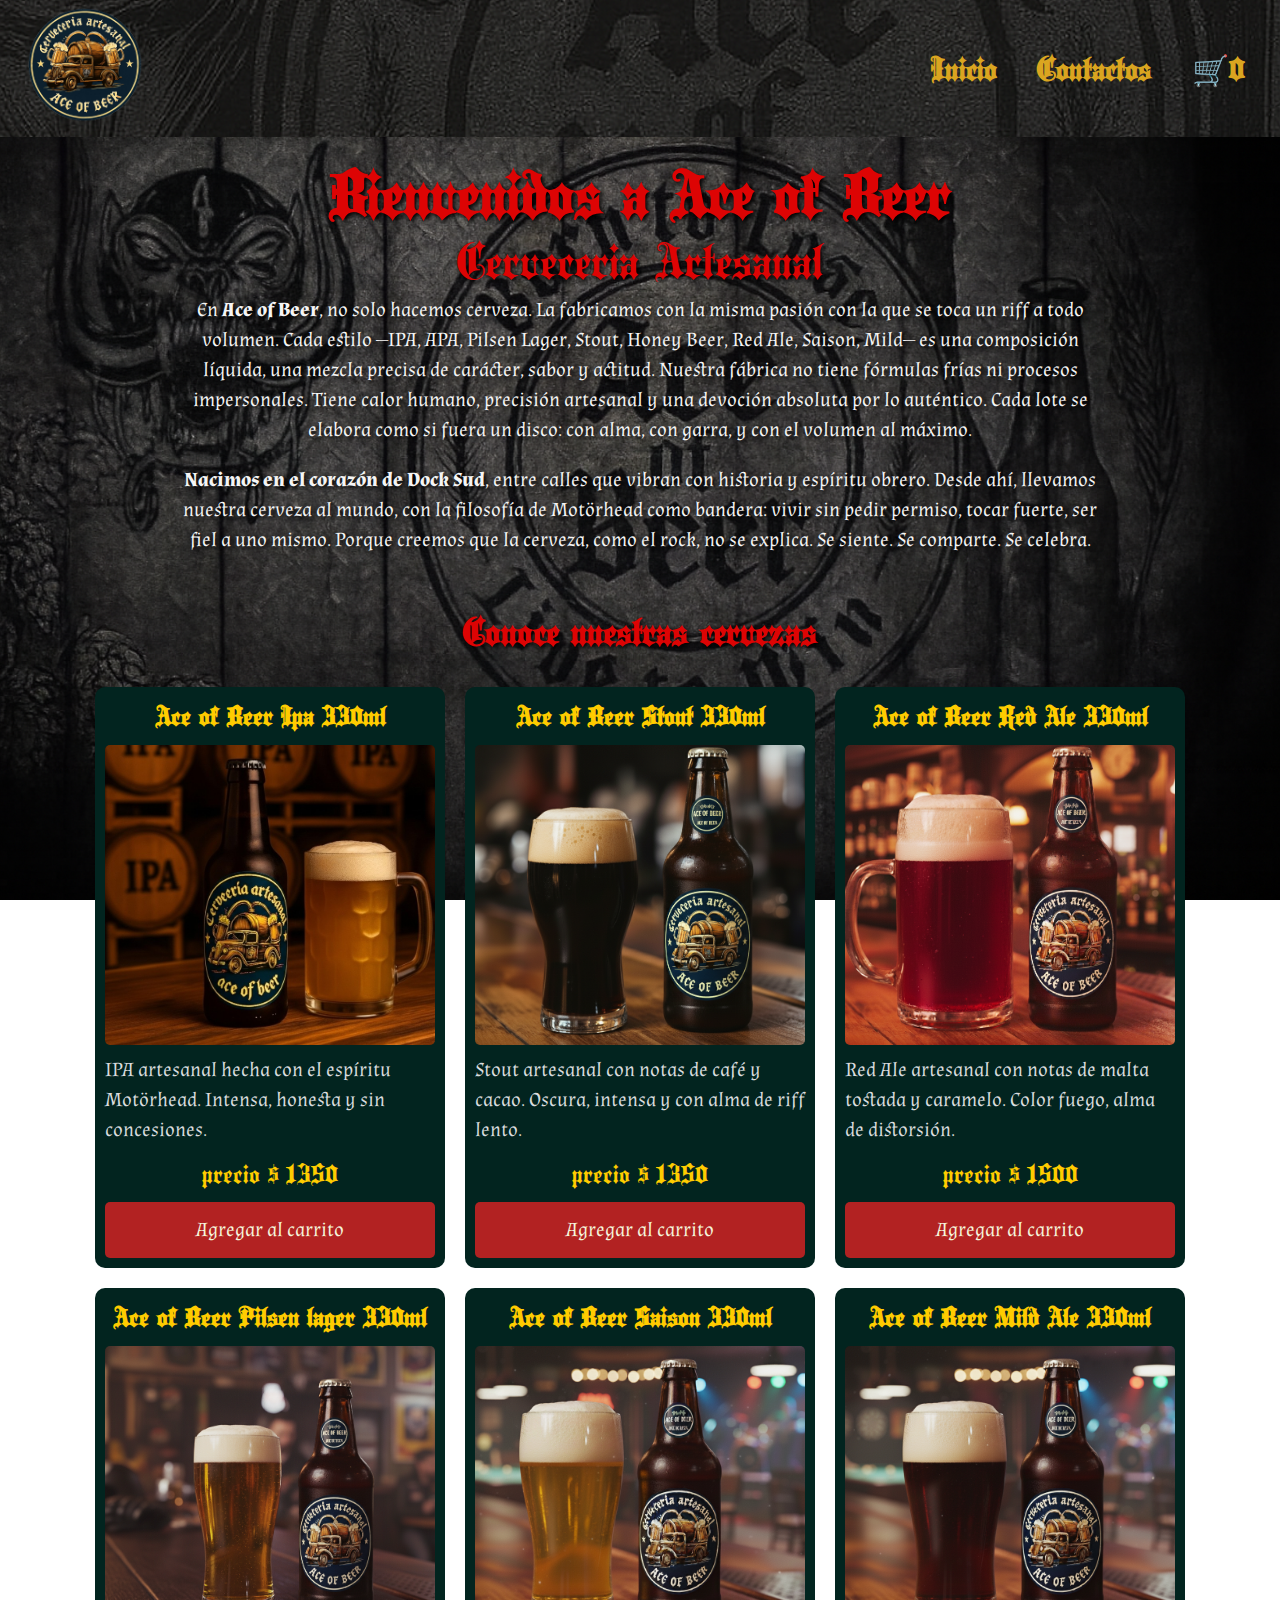
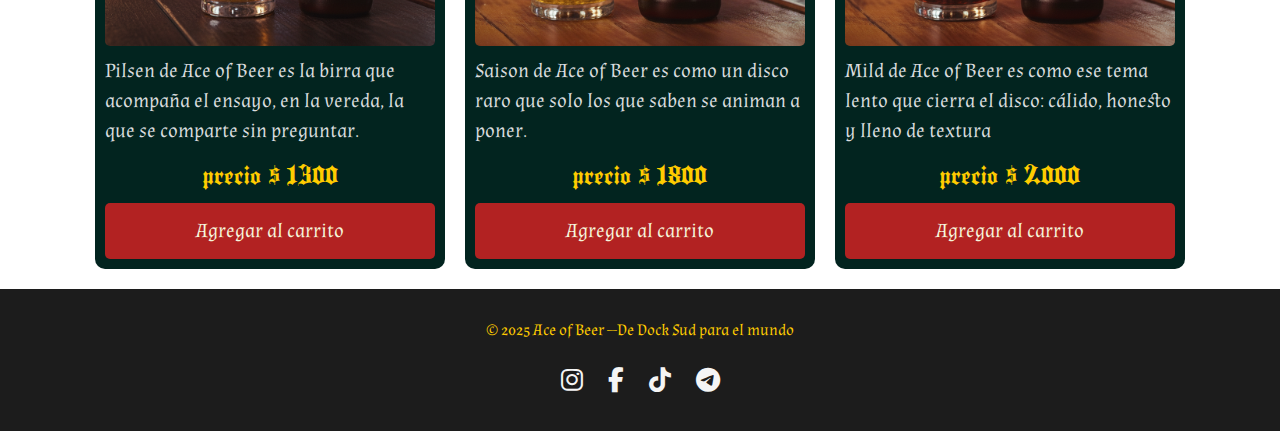
<file: index.html>
<!DOCTYPE html>
<html lang="en">
<head>
    <meta charset="UTF-8">
    <meta name="viewport" content="width=device-width, initial-scale=1.0">
    <link href="https://fonts.googleapis.com/css2?family=Almendra:ital,wght@0,400;0,700;1,400;1,700&family=Courgette&display=swap" rel="stylesheet">
    <link rel="stylesheet" href="https://cdnjs.cloudflare.com/ajax/libs/font-awesome/6.4.0/css/all.min.css">
    <link rel="stylesheet" href="css/style.css">
    <title>🤟Ace of Beer🍻</title>
</head>
<body>
    <header class="header">
        <p class="header__logo">
            <a href="index.html"><img src="./img/logo mh.png" alt="logo"></a>
        </p>
        <nav class="header__nav">
            <ul>
                <li><a href="index.html">Inicio</a></li>
                
                <li><a href="./pages/contacto.html">Contactos</a>
                </li>
                <li><a href="./pages/carrito.html" class="carrito-icono">
                    🛒<spam id="contador-carrito">0</spam></a>
                </li>
            </ul>
        </nav>
    </header>
    <main>
        <h1 class="titulo_home">Bienvenidos a Ace of Beer</h1>
        <p class="subtitulo_home">Cerveceria Artesanal</p>
        <p class="parrafo_home">En <strong>Ace of Beer</strong>, no solo hacemos cerveza. La fabricamos con la misma pasión con la que se toca un riff a todo volumen.  
      Cada estilo —IPA, APA, Pilsen Lager, Stout, Honey Beer, Red Ale, Saison, Mild— es una composición líquida, una mezcla precisa de carácter, sabor y actitud.
        Nuestra fábrica no tiene fórmulas frías ni procesos impersonales. Tiene calor humano, precisión artesanal y una devoción absoluta por lo auténtico.  
      Cada lote se elabora como si fuera un disco: con alma, con garra, y con el volumen al máximo.
        </p>
        <p class="parrafo_home"><strong>Nacimos en el corazón de Dock Sud</strong>, entre calles que vibran con historia y espíritu obrero. Desde ahí, llevamos nuestra cerveza al mundo, con la filosofía de Motörhead como bandera: vivir sin pedir permiso, tocar fuerte, ser fiel a uno mismo.
        Porque creemos que la cerveza, como el rock, no se explica. Se siente. Se comparte. Se celebra.
        </p>
        <section class="productos_home">
            <h2>Conoce nuestras cervezas</h2>
        <div id="contenedor-tarjetas" class="contenedor-tarjetas">
        
            </div>

        </section>

        </div>       
    </main>
    <footer class="footer">
        <p class="footer-text">© 2025 Ace of Beer —De Dock Sud para el mundo</p>
        <nav class="footer-nav">
            <ul>
                <li><a href="https://www.instagram.com" target="_blank"><i class="fab fa-instagram"></i></a></li>
                <li><a href="https://www.facebook.com" target="_blank"><i class="fab fa-facebook-f"></i></a></li>
                <li><a href="https://www.tiktok.com" target="_blank"><i class="fab fa-tiktok"></i></a></li>
                <li><a href="https://t.me" target="_blank"><i class="fab fa-telegram"></i></a></li>
            </ul>

        </nav>

    </footer>
    <script type="module" src="./js/index.js"></script>

    
</body>
</html>
</file>
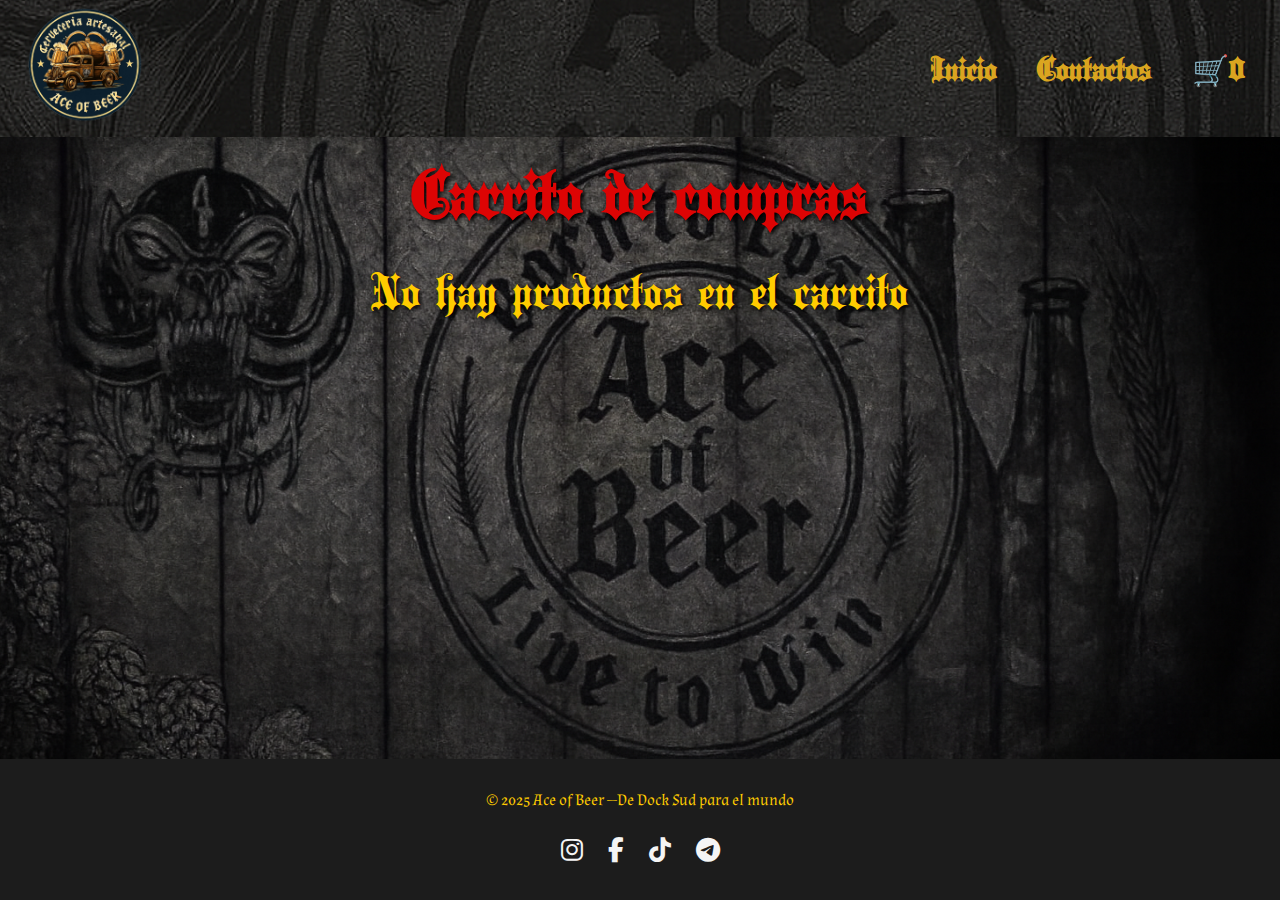
<file: pages/carrito.html>
<!DOCTYPE html>
<html lang="en">
<head>
    <meta charset="UTF-8">
    <meta name="viewport" content="width=device-width, initial-scale=1.0">
    <link href="https://fonts.googleapis.com/css2?family=Almendra:ital,wght@0,400;0,700;1,400;1,700&family=Courgette&display=swap" rel="stylesheet">
    <link rel="stylesheet" href="https://cdnjs.cloudflare.com/ajax/libs/font-awesome/6.4.0/css/all.min.css">
    <link rel="stylesheet" href="../css/style.css">
    <title>Carrito 🛒</title>
</head>
<body>
    <header class="header">
        <p class="header__logo">
            <a href="../index.html"><img src="../img/logo mh.png" alt="logo"></a>
        </p>
        <nav class="header__nav">
            <ul>
                <li><a href="../index.html">Inicio</a></li>
                
                <li><a href="contacto.html">Contactos</a>
                </li>
                <li><a href="carrito.html" class="carrito-icono">
                    🛒<spam id="contador-carrito">0</spam></a>
                </li>
            </ul>
        </nav>
    </header>
    <main>
        <h1 class="titulo_home">Carrito de compras</h1>
        
        <section id="contenedor-carrito"></section>

        <div class="acciones-carrito" id="acciones-carrito"></div>

        <section id="resumen-carrito"></section>
       
    </main>
    <footer class="footer">
        <p class="footer-text">© 2025 Ace of Beer —De Dock Sud para el mundo</p>
        <nav class="footer-nav">
            <ul>
                <li><a href="https://www.instagram.com" target="_blank"><i class="fab fa-instagram"></i></a></li>
                <li><a href="https://www.facebook.com" target="_blank"><i class="fab fa-facebook-f"></i></a></li>
                <li><a href="https://www.tiktok.com" target="_blank"><i class="fab fa-tiktok"></i></a></li>
                <li><a href="https://t.me" target="_blank"><i class="fab fa-telegram"></i></a></li>
            </ul>

        </nav>

    </footer>
    <script type="module" src ="../js/carrito.js"></script>

    
</body>
</html>
</file>
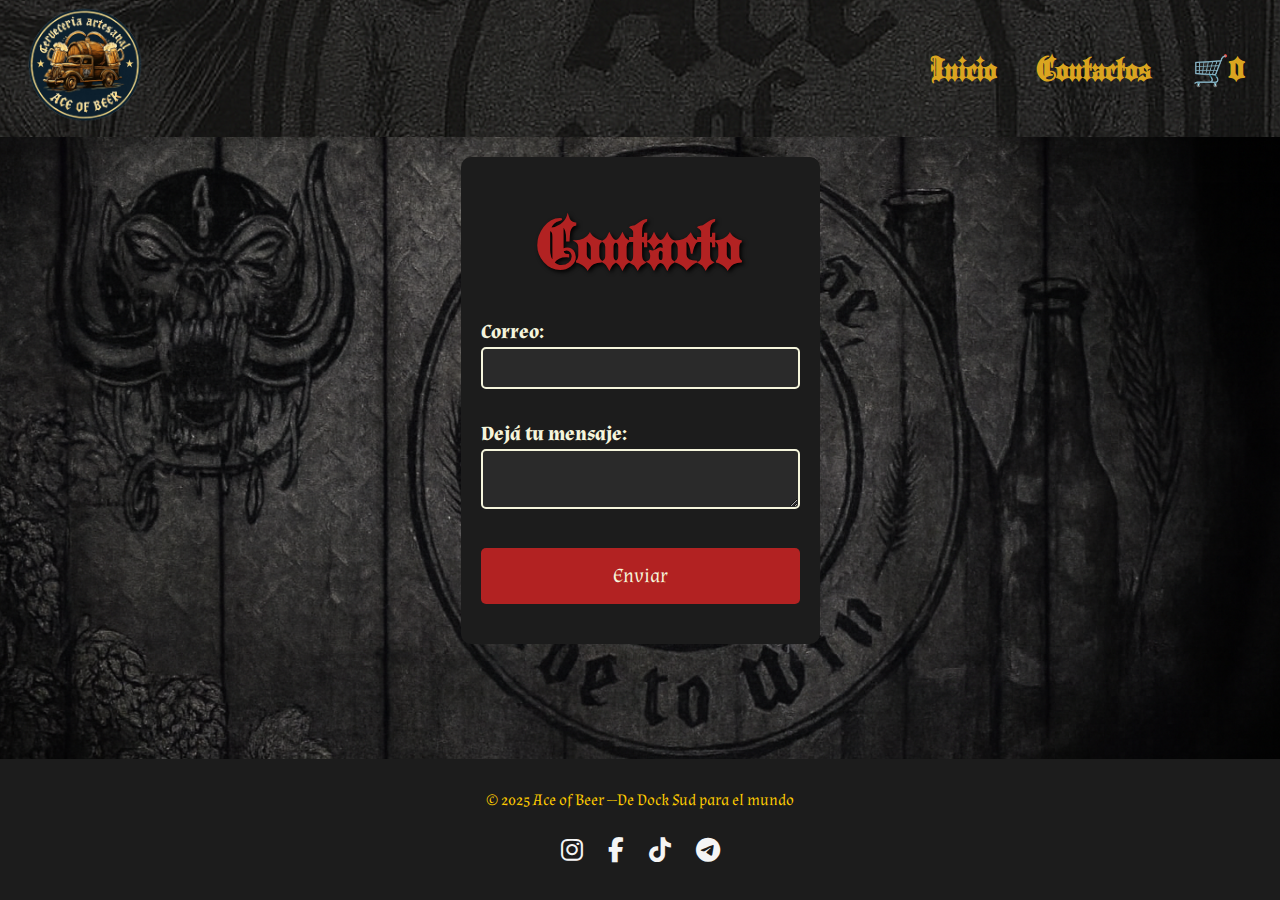
<file: pages/contacto.html>
<!DOCTYPE html>
<html lang="en">
<head>
    <meta charset="UTF-8">
    <meta name="viewport" content="width=device-width, initial-scale=1.0">
    <link href="https://fonts.googleapis.com/css2?family=Almendra:ital,wght@0,400;0,700;1,400;1,700&family=Courgette&display=swap" rel="stylesheet">
    <link rel="stylesheet" href="https://cdnjs.cloudflare.com/ajax/libs/font-awesome/6.4.0/css/all.min.css">

    <link rel="stylesheet" href="../css/style.css">
    <title>Contacto 📫</title>
</head>
<body>
    <header class="header">
        <p class="header__logo">
            <a href="../index.html"><img src="../img/logo mh.png" alt="logo"></a>
        </p>
        <nav class="header__nav">
            <ul>
                <li> <a href="../index.html">Inicio</a></li>
                
                <li><a href="contacto.html">Contactos</a>
                </li>
                <li><a href="carrito.html" class="carrito-icono">
                    🛒<spam id="contador-carrito">0</spam></a>
                </li>
            </ul>
        </nav>
    </header>

    <main>
         <section class="seccion-contacto">
            <h1 class="titulo-contacto">Contacto</h1>
           <form id="form-contacto" class="form"
      action="https://formspree.io/f/xovnyavd"
      method="POST">
  <div class="campo-contacto">
    <label>Correo:
      <input type="email" name="email" required>
    </label>
  </div>
  <div class="campo-contacto">
    <label>Dejá tu mensaje:
      <textarea name="message" required></textarea>
    </label>
  </div>
  <button type="submit">Enviar</button>
</form>
        </section>

    </main>

    <footer class="footer">
        <p class="footer-text">© 2025 Ace of Beer —De Dock Sud para el mundo</p>
        <nav class="footer-nav">
            <ul>
                <li><a href="https://www.instagram.com" target="_blank"><i class="fab fa-instagram"></i></a></li>
                <li><a href="https://www.facebook.com" target="_blank"><i class="fab fa-facebook-f"></i></a></li>
                <li><a href="https://www.tiktok.com" target="_blank"><i class="fab fa-tiktok"></i></a></li>
                <li><a href="https://t.me" target="_blank"><i class="fab fa-telegram"></i></a></li>
            </ul>

        </nav>

    </footer>
</body>
</html>
</file>
<file: css/style.css>
*{
    padding: 0;
    margin: 0;
    box-sizing: border-box;

}
html{
    font-size: 62.5%;
}
@font-face {
      font-family: 'BLACEB__';
      src: url('../font/BLACEB__.TTF') format('truetype');
      font-weight: normal;
      font-style: normal;
    }
@font-face{
       font-family: 'NewRocker-Regular';
       src: url('../font/NewRocker-Regular.ttf') format('truetype');
       font-weight: normal;
       font-style: normal;
      
}
body{
    font-family: 'NewRocker-Regular', ;
    font-size: 1.6rem;
    line-height: 1.5;
    color: rgb(217, 220, 222);

    display: flex;
    flex-direction: column;
    min-height: 100vh;

    background-image: url('../img/fondo4.png');
    background-size: cover;
    background-position: center;
    background-repeat: no-repeat;
    background-attachment: fixed;
    }
.header{
    background-image: url('../img/header.png');
    background-size: cover;
    background-position: center;
    

    display: flex;
    justify-content: space-between;
    align-items: center;
}
.header__logo{
    padding: 0.5rem;
    margin-left: 2rem;
    
}
.header__logo a img{
    max-width: 120px;
    height: auto;

}
.header__nav{
    padding: 0.5rem;
    margin-right: 2rem;
}
.header__nav ul{
    list-style: none;
    display: flex;
    justify-content: center;
    gap: 2rem;
}
.header__nav li{
    font-size: 3rem;
    font-weight: bold;

}
.header__nav a{
    font-family: 'BLACEB__', 'NewRocker-Regular';
    color: goldenrod;
    text-decoration: none;
    display: inline-block;
    padding: 1rem;
    text-shadow: 0.8rem black ;
}
.footer{
    background-color: #1c1c1c;
    padding: 3rem 2rem;
    text-align: center;
    color: #f5f5f5;
    font-family: 'almendra', cursive ;
    display: flex;
    flex-direction: column;
    align-items: center;

}
.footer-text{
    margin-bottom: 2rem;
    font-size: 1.6rem;
    color: #ffcc00;
    text-align: center;
    width: 100%;
}

.footer-nav ul{
    list-style: none;
    padding: 0;
    margin: 0;
    display: flex;
    justify-content: center;
    gap: 2.5rem;
}
.footer-nav li{
    display: inline-block;
}
.footer-nav a{
    color:#f5f5f5;
    font-size: 2.5rem;
    transition: color 0.3s ease;
}
.footer-nav a:hover{
    color: #ffcc00;
}

/* -------------------------------------------------------------------------- */
/*                                   BOTONES                                  */
/* -------------------------------------------------------------------------- */
 .btn {
    background-color: #b22222;
  color: #f5f5dc;
  padding: 15px;
  font-size: 2rem;
  font-family: 'almendra', cursive;
  border: none;
  border-radius: 5px;
  cursor: pointer;
  transition: background 0.3s ease;
}

.btn:hover {
  background-color: #ffcc00;
  color: #dd0404;
}

.btn-eliminar-carrito {
    background-color: #ffcc00;
    border: 2px solid #dd0404;
}

.btn-vaciar-carrito {
background-color: #ffcc00;
color: #dd0404;
}

.btn-vaciar-carrito:hover {
    background-color: #ffcc00;
}


/* -------------------------------------------------------------------------- */
/*                                    HOME                                    */
/* -------------------------------------------------------------------------- */
main{
    width: 90%;
    flex: 1;
    margin: 2rem auto;
    display: flex;
    flex-direction: column;
    align-items: center;
}
.titulo_home{
    font-size: 6rem;
    margin: 0.5rem 0;
    font-family: 'BLACEB__', 'NewRocker-Regular';
    color: #dd0404;
    text-shadow:  2px 2px 4px #000;
    line-height: 1;
}
.subtitulo_home{
     font-size: 4.5rem;
    
    font-family: 'BLACEB__', 'NewRocker-Regular';
    color: #dd0404;
    text-shadow:  2px 2px 4px #000;
    line-height: 1,5;
}
.parrafo_home{
    font-family: 'almendra', cursive;
    font-size: 2rem;
    color: #f5f5f5;
    text-shadow: 2px 2px 4px #000;
    text-align: center;
    margin-bottom: 2rem;
    width: 80%;
    line-height: 1,5;
    
}
.productos_home{
    width: 100%;
}
.productos_home h2{
font-family: 'BLACEB__', 'NewRocker-Regular';
    font-size: 3.5rem;
    text-align: center;
    color: #dd0404;
    text-shadow: 2px 2px 4px #000;
    padding: 1rem;
    margin: 2rem;
}
.contenedor-tarjetas{
    display: flex;
    justify-content: center;
    flex-wrap: wrap;
    gap: 2rem;

}
.tarjetas_productos{
    background-color: rgb(2, 36, 31);
    border-radius: 1rem;
    padding: 1rem;
    width: 35rem;
    height: 60%;
    display: flex;
    flex-direction: column;
    align-content: center;
    gap: 1rem;

}
.tarjetas_productos h3{
    font-family: 'BLACEB__';
    font-size: 2.5rem;
    color:  #ffcc00;
    text-shadow: 2rem black;
    text-align: center;
}
.tarjetas_productos p{
    font-family: 'almendra', cursive;
    font-size: 2rem;
    
}

.precio{
    font-family: 'BLACEB__';
    font-size: 2.5rem;
    text-align: center;
    color: #ffcc00;
}  
.tarjetas_productos img{
    width: 100%;
    height: 30rem;
    object-fit: cover;
    border-radius: 0.5rem;
}

 /* -------------------------------------------------------------------------- */
 /*                                  CONTACTO                                  */
 /* -------------------------------------------------------------------------- */
 .seccion-contacto {
  background-color: #1c1c1c;
  color: #f5f5dc;
  padding: 40px 20px;
  border-radius: 1rem;
  font-family: 'almendra', serif;
  font-size: 2rem;
}

.titulo-contacto {
  font-size: 6rem;
  color: #b22222;
  text-align: center;
  margin-bottom: 30px;
  font-family: 'BLACEB__', cursive;
  text-shadow: 2px 2px 4px #000;
}

.form {
  max-width: 600px;
  margin: 0 auto;
  display: grid;
  gap: 20px;
}

.campo-contacto label {
  display: block;
  font-weight: bold;
  margin-bottom: 10px;
}

input, textarea {
  width: 100%;
  padding: 10px;
  background-color: #2a2a2a;
  border: 2px solid #f5f5dc;
  color: #f5f5dc;
  border-radius: 5px;
  font-family: 'almendra', cursive;
 
}

button {
  background-color: #b22222;
  color: #f5f5dc;
  padding: 15px;
  font-size: 2rem;
  font-family: 'almendra', cursive;
  border: none;
  border-radius: 5px;
  cursor: pointer;
  transition: background 0.3s ease;
}

button:hover {
  background-color: #ffcc00;
  color: #dd0404;
}

/* -------------------------------------------------------------------------- */
/*                                   CARRITO                                  */
/* -------------------------------------------------------------------------- */
.mensaje-carrito-vacio {
    font-family: 'BLACEB__', 'NewRocker-Regular';
    font-size: 4.5rem;
    color: #ffcc00;
    text-shadow: 2px 2px 4px #000;
    text-align: center;
    margin: 2rem 0;
    padding: 1rem;
}

.contenedor-carrito-vacio {
    display: flex;
    flex-direction: column;
    align-items: center;
    justify-content: center;
    min-height: 50vh;
    text-align: center;
}

.acciones-carrito {
    margin-top: 2rem;
}


/* Botones específicos del carrito */
.btn-eliminar-carrito {
    background-color: #ffcc00 !important;
    color: #dd0404 !important;
    border: 2px solid #dd0404 !important;
}

.btn-eliminar-carrito:hover {
    background-color: #dd0404 !important;
    color: #ffcc00 !important;
    border: 2px solid #ffcc00 !important;
}

.btn-vaciar-carrito {
    background-color: #ffcc00 !important;
    color: #dd0404 !important;
    border: 2px solid #dd0404 !important;
    font-size: 2.5rem;
    padding: 1.5rem 3rem;
    margin-top: 1rem;
}

.btn-vaciar-carrito:hover {
    background-color: #dd0404 !important;
    color: #ffcc00 !important;
    border: 2px solid #ffcc00 !important;
}

.total-carrito {
    background-color: #1c1c1c;
    padding: 2rem;
    border-radius: 1rem;
    text-align: center;
    margin-top: 2rem;
    border: 2px solid #ffcc00;
}

.total-carrito h3 {
    font-family: 'BLACEB__', 'NewRocker-Regular';
    font-size: 3rem;
    color: #ffcc00;
    text-shadow: 2px 2px 4px #000;
    margin: 0;
}

/* -------------------------------------------------------------------------- */
/*                                media queries                               */
/* -------------------------------------------------------------------------- */
@media (max-width: 768px) {
  
    .header {
    display: flex;
    flex-direction: column;
  }

  .header__logo,
  .header__nav {
    margin: 0;
  }

 .contenedor-tarjetas {
        display: flex;
        flex-direction: column;
        align-items: center;
        gap: 2rem;
        padding: 15px;
    }
    

    .contenedor-tarjetas .tarjetas_productos {
        width: 90% !important;
        max-width: 300px;
        margin: 0 auto;
        display: flex;
        flex-direction: column;
        align-items: center;
        text-align: center;
        gap: 1rem;
    }

    .form {
    width: 80%;
    min-width: 400px;
  }
    
    
    .titulo_home,
    .subtitulo_home,
    .productos_home h2 {
        text-align: center;
        width: 100%;
    }
    
    
    .parrafo_home {
        width: 95%;
        text-align: center;
    }
    
}
</file>
